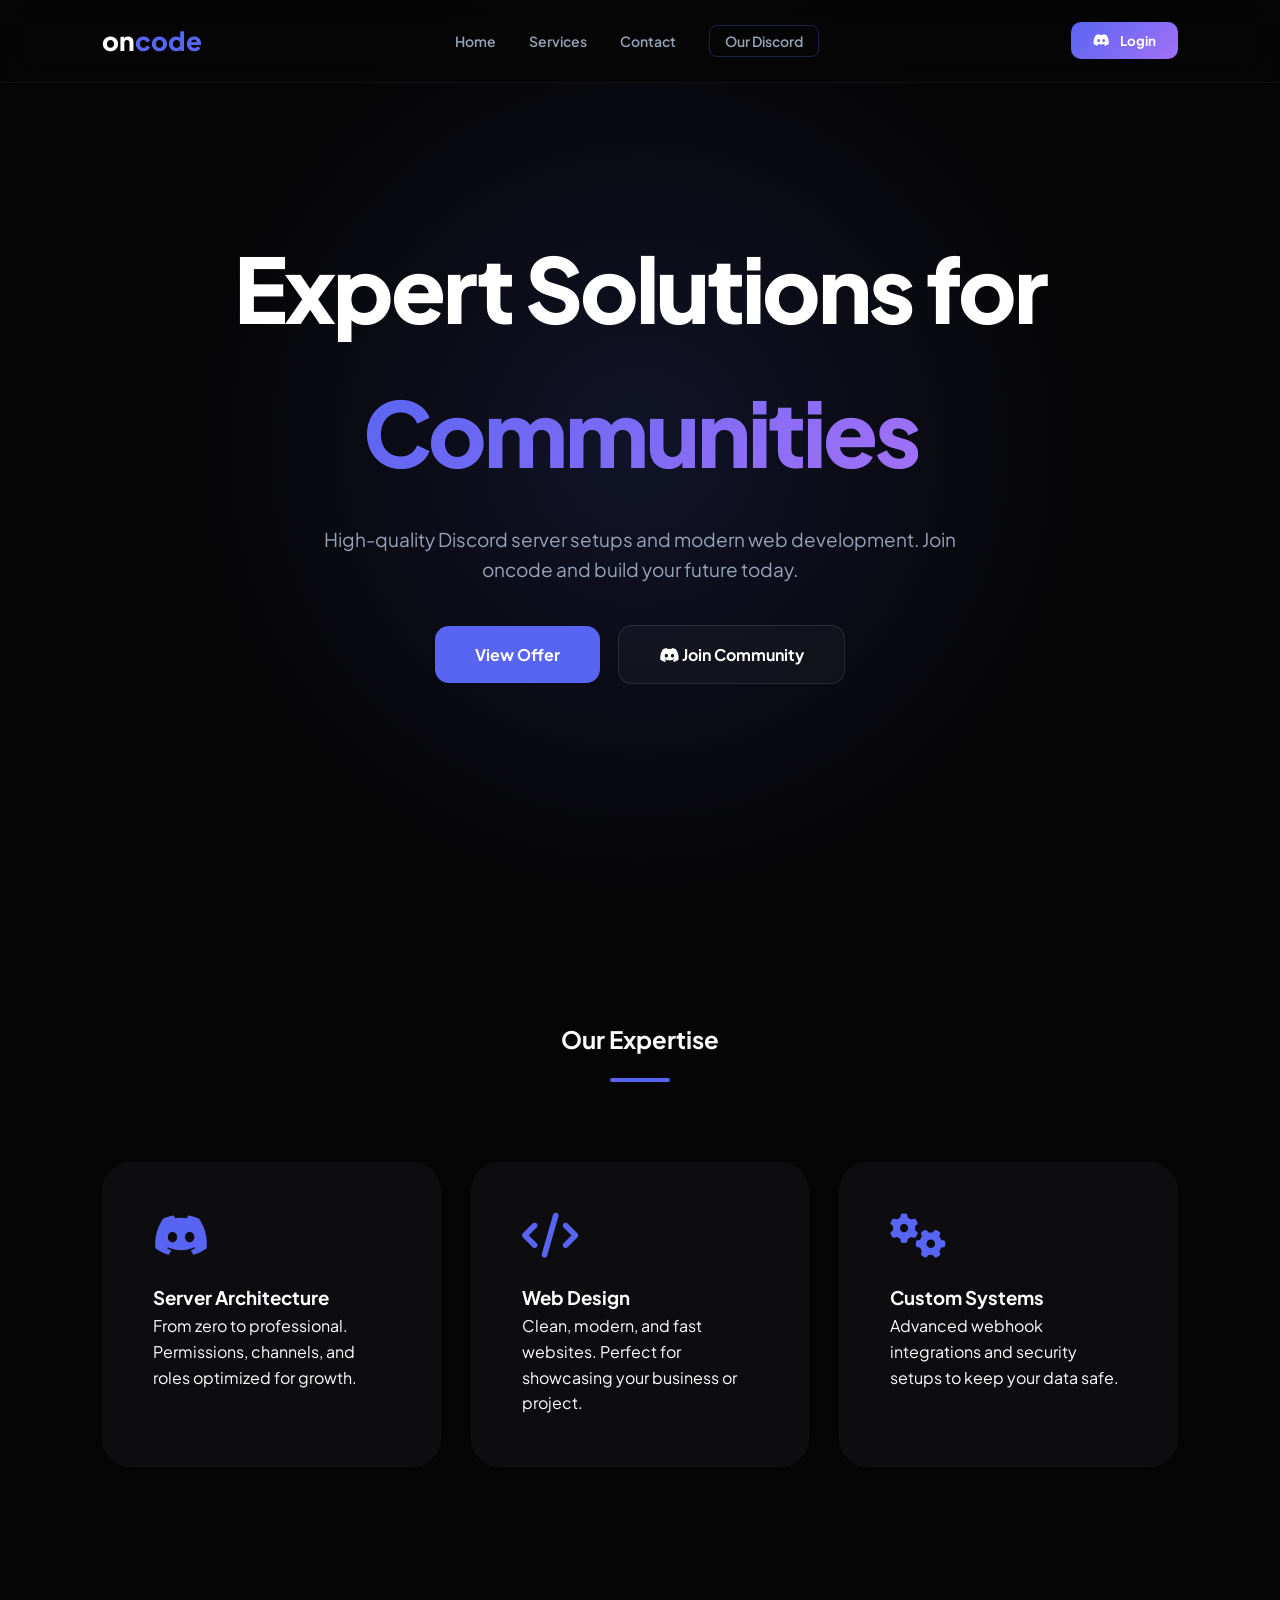
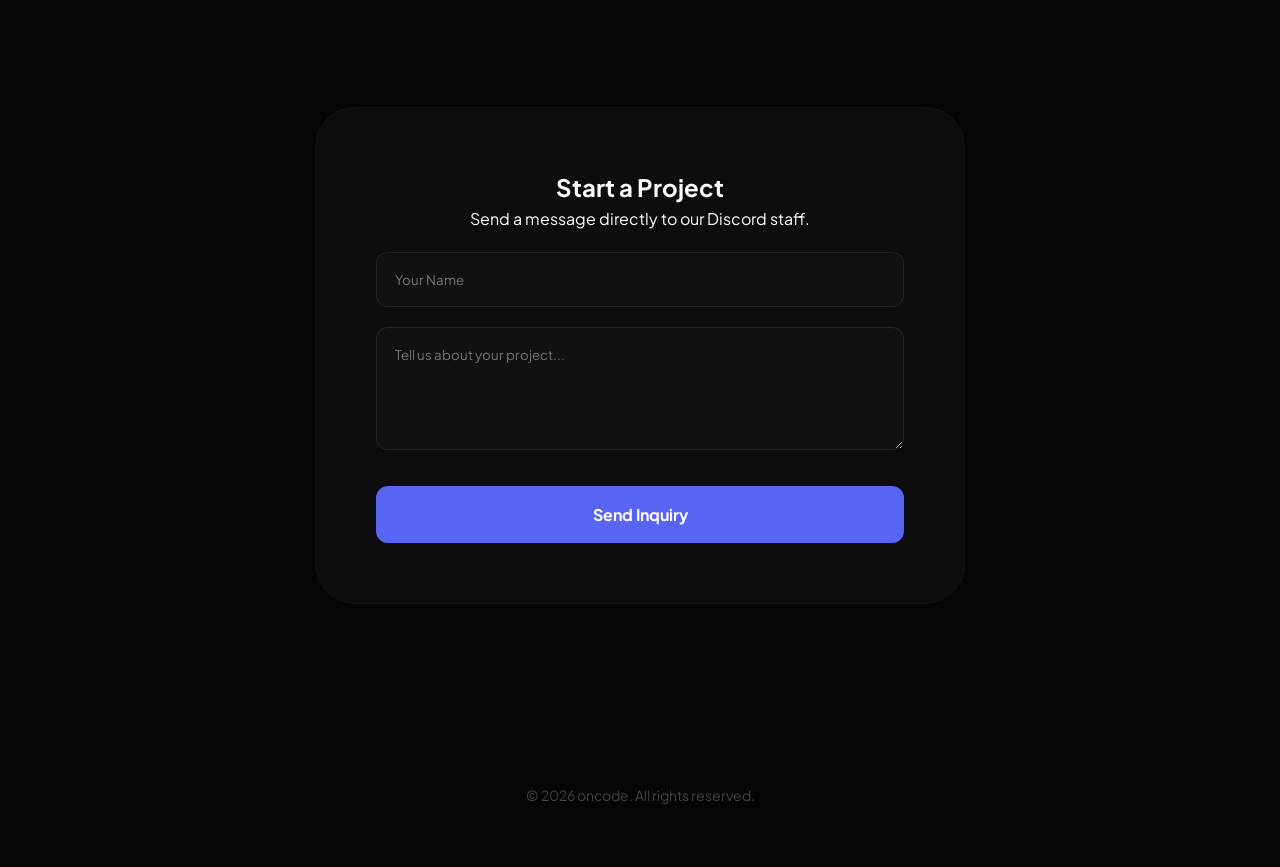
<file: index.html>
<!DOCTYPE html>
<html lang="en">
<head>
    <meta charset="UTF-8">
    <meta name="viewport" content="width=device-width, initial-scale=1.0">
    <title>oncode | Discord & Web Development</title>
    <link rel="stylesheet" href="style.css">
    <link rel="stylesheet" href="https://cdnjs.cloudflare.com/ajax/libs/font-awesome/6.4.0/css/all.min.css">
    <link href="https://fonts.googleapis.com/css2?family=Plus+Jakarta+Sans:wght@400;600;800&display=swap" rel="stylesheet">
</head>
<body>

    <nav class="navbar">
        <div class="logo">on<span>code</span></div>
        <div class="nav-links">
            <a href="#home">Home</a>
            <a href="#services">Services</a>
            <a href="#contact">Contact</a>
            <a href="https://discord.gg/mFud5YcqQY" target="_blank" class="nav-community">Our Discord</a>
        </div>
        <button id="loginBtn" class="login-button" onclick="handleLogin()">
            <i class="fab fa-discord"></i> Login
        </button>
    </nav>

    <header id="home" class="hero">
        <div class="hero-content">
            <h1>Expert Solutions for <span class="gradient-text">Communities</span></h1>
            <p>High-quality Discord server setups and modern web development. Join oncode and build your future today.</p>
            <div class="hero-btns">
                <a href="#services" class="btn-main">View Offer</a>
                <a href="https://discord.gg/mFud5YcqQY" target="_blank" class="btn-alt"><i class="fab fa-discord"></i> Join Community</a>
            </div>
        </div>
    </header>

    <section id="services" class="services">
        <div class="section-header">
            <h2>Our Expertise</h2>
            <div class="underline"></div>
        </div>
        <div class="grid">
            <div class="card">
                <i class="fab fa-discord"></i>
                <h3>Server Architecture</h3>
                <p>From zero to professional. Permissions, channels, and roles optimized for growth.</p>
            </div>
            <div class="card">
                <i class="fas fa-code"></i>
                <h3>Web Design</h3>
                <p>Clean, modern, and fast websites. Perfect for showcasing your business or project.</p>
            </div>
            <div class="card">
                <i class="fas fa-gears"></i>
                <h3>Custom Systems</h3>
                <p>Advanced webhook integrations and security setups to keep your data safe.</p>
            </div>
        </div>
    </section>

    <section id="contact" class="contact">
        <div class="contact-box">
            <h2>Start a Project</h2>
            <p>Send a message directly to our Discord staff.</p>
            <form id="contactForm">
                <input type="text" id="userName" placeholder="Your Name" required>
                <textarea id="userMessage" rows="5" placeholder="Tell us about your project..." required></textarea>
                <button type="submit" class="submit-btn">Send Inquiry</button>
            </form>
            <div id="formStatus" class="status-msg"></div>
        </div>
    </section>

    <footer>
        <p>&copy; 2026 oncode. All rights reserved.</p>
    </footer>

    <script src="script.js"></script>
</body>
</html>
</file>
<file: style.css>
:root {
    --bg: #050505;
    --card: #0d0d0f;
    --accent: #5865f2;
    --text: #ffffff;
    --text-dim: #94a3b8;
    --grad: linear-gradient(135deg, #5865f2 0%, #a371f7 100%);
}

* {
    margin: 0;
    padding: 0;
    box-sizing: border-box;
    font-family: 'Plus Jakarta Sans', sans-serif;
    scroll-behavior: smooth;
}

body {
    background-color: var(--bg);
    color: var(--text);
    line-height: 1.6;
}

.navbar {
    position: fixed;
    top: 0;
    width: 100%;
    display: flex;
    justify-content: space-between;
    align-items: center;
    padding: 20px 8%;
    background: rgba(5, 5, 5, 0.8);
    backdrop-filter: blur(15px);
    border-bottom: 1px solid rgba(255, 255, 255, 0.05);
    z-index: 1000;
}

.logo {
    font-size: 26px;
    font-weight: 800;
}

.logo span {
    color: var(--accent);
}

.nav-links a {
    color: var(--text-dim);
    text-decoration: none;
    margin: 0 15px;
    font-size: 14px;
    font-weight: 600;
    transition: 0.3s;
}

.nav-links a:hover {
    color: var(--text);
}

.nav-community {
    border: 1px solid rgba(88, 101, 242, 0.3);
    padding: 6px 15px;
    border-radius: 8px;
}

.login-button {
    background: var(--grad);
    border: none;
    color: white;
    padding: 10px 22px;
    border-radius: 10px;
    font-weight: 700;
    cursor: pointer;
    display: flex;
    align-items: center;
    gap: 10px;
}

.hero {
    height: 100vh;
    display: flex;
    align-items: center;
    justify-content: center;
    text-align: center;
    background: radial-gradient(circle at center, rgba(88, 101, 242, 0.15) 0%, transparent 60%);
}

.gradient-text {
    background: var(--grad);
    -webkit-background-clip: text;
    -webkit-text-fill-color: transparent;
}

.hero h1 {
    font-size: clamp(40px, 10vw, 90px);
    font-weight: 800;
    letter-spacing: -3px;
    margin-bottom: 20px;
}

.hero p {
    color: var(--text-dim);
    max-width: 650px;
    margin: 0 auto 40px;
    font-size: 19px;
}

.btn-main, .btn-alt {
    padding: 16px 40px;
    border-radius: 14px;
    text-decoration: none;
    font-weight: 700;
    display: inline-block;
    transition: 0.3s;
}

.btn-main {
    background: var(--accent);
    color: white;
    margin-right: 15px;
}

.btn-alt {
    background: rgba(255, 255, 255, 0.03);
    color: white;
    border: 1px solid rgba(255, 255, 255, 0.1);
}

.btn-alt:hover {
    background: rgba(255, 255, 255, 0.08);
}

.services {
    padding: 120px 8%;
}

.section-header {
    text-align: center;
    margin-bottom: 80px;
}

.underline {
    width: 60px;
    height: 4px;
    background: var(--accent);
    margin: 20px auto;
    border-radius: 10px;
}

.grid {
    display: grid;
    grid-template-columns: repeat(auto-fit, minmax(320px, 1fr));
    gap: 30px;
}

.card {
    background: var(--card);
    padding: 50px;
    border-radius: 30px;
    border: 1px solid rgba(255, 255, 255, 0.02);
    transition: 0.4s;
}

.card:hover {
    border-color: rgba(88, 101, 242, 0.4);
    transform: translateY(-12px);
    background: rgba(13, 13, 15, 0.6);
}

.card i {
    font-size: 45px;
    color: var(--accent);
    margin-bottom: 25px;
}

.contact {
    padding: 120px 8%;
}

.contact-box {
    max-width: 650px;
    margin: 0 auto;
    background: var(--card);
    padding: 60px;
    border-radius: 40px;
    text-align: center;
    border: 1px solid rgba(255, 255, 255, 0.02);
}

input, textarea {
    width: 100%;
    background: rgba(255, 255, 255, 0.02);
    border: 1px solid rgba(255, 255, 255, 0.08);
    padding: 18px;
    border-radius: 12px;
    color: white;
    margin-top: 20px;
    outline: none;
    transition: 0.3s;
}

input:focus, textarea:focus {
    border-color: var(--accent);
}

.submit-btn {
    width: 100%;
    margin-top: 30px;
    padding: 18px;
    background: var(--accent);
    border: none;
    color: white;
    font-weight: 700;
    border-radius: 12px;
    cursor: pointer;
    font-size: 16px;
}

footer {
    padding: 60px;
    text-align: center;
    color: #444;
    font-size: 14px;
}
</file>
